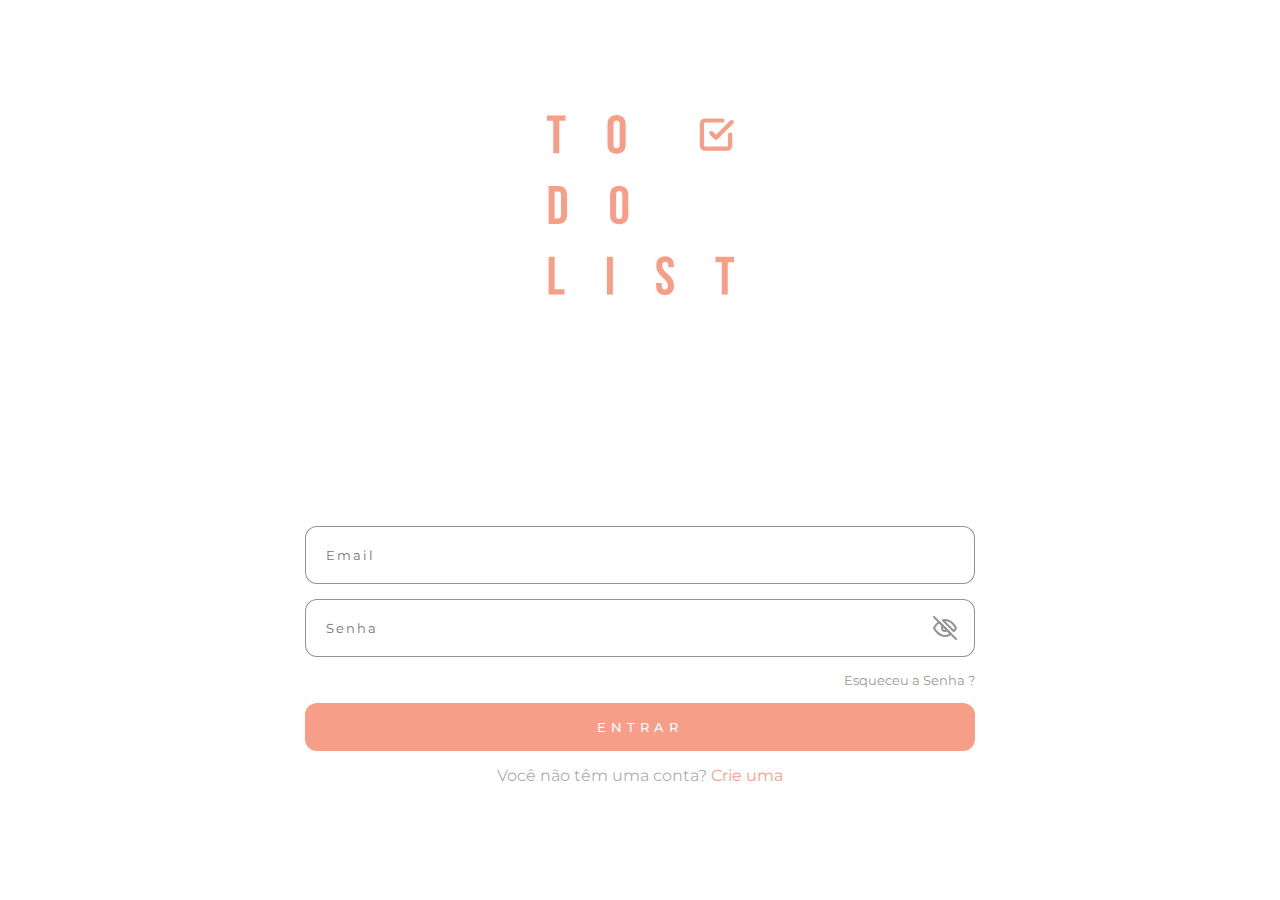
<file: index.html>
<!DOCTYPE html>
<html lang="pt-br">

<head>
    <meta charset="UTF-8">
    <meta http-equiv="X-UA-Compatible" content="IE=edge">
    <meta name="viewport" content="width=device-width, initial-scale=1.0">
    <title>To do List</title>
    <link rel="stylesheet" href="import.css">
    <link rel="shortcut icon" href="icons/todolist-svgrepo.svg" type="image/x-icon">
    <link rel="preconnect" href="https://fonts.googleapis.com">
    <link rel="preconnect" href="https://fonts.gstatic.com" crossorigin>
    <link href="https://fonts.googleapis.com/css2?family=Montserrat:wght@400;500&display=swap" rel="stylesheet">
</head>

<body>
    <main class="grid-main gridMain-js">
        <img src="icons/Union.svg" alt="Logo" class="logo">
        <form action="" method="get" class="form form-js">
            <input type="email" name="email" id="email" placeholder="Email" required>
            <span class="passDetail detail-js"><img src="icons/eye-off.svg"></span>
            <input type="password" name="pass" id="pass" placeholder="Senha" required minlength="6" maxlength="12">
            <button class="passForgot" disabled>Esqueceu a Senha ?</button>
            <button type="submit" class="login">Entrar</button>
            <p class="registerText">Você não têm uma conta? <span class="registerDetail" onclick="switchForm('.form-js','.formRegister-js')">Crie uma</span></p>
        </form>

        <form action="" method="get" class="form register formRegister-js">
            <input type="email" name="email" id="emailRegister" placeholder="Email" required>
            <input type="text" name="name" id="nameRegister" placeholder="Apelido" required>
            <span class="passDetail detail-js"><img src="icons/eye-off.svg"></span>
            <input type="password" name="pass" id="passRegister" placeholder="Senha" required minlength="6" maxlength="12">
            <input type="password" name="passConfirm" id="passConfirmRegister" placeholder="Confirmar Senha" required minlength="6" maxlength="12">
            <button type="submit" class="login">Cadastrar</button>
            <p class="registerText">Você têm uma conta? <span class="registerDetail" onclick="switchForm('.formRegister-js','.form-js')">Entrar</span></p>
        </form>
    </main>
    <script src="script.js"></script>
</body>

</html>
</file>
<file: import.css>
@import "styles/reset.css";
@import "styles/login.css";
@import "styles/animation.css";
@import "styles/interactionJs.css";
</file>
